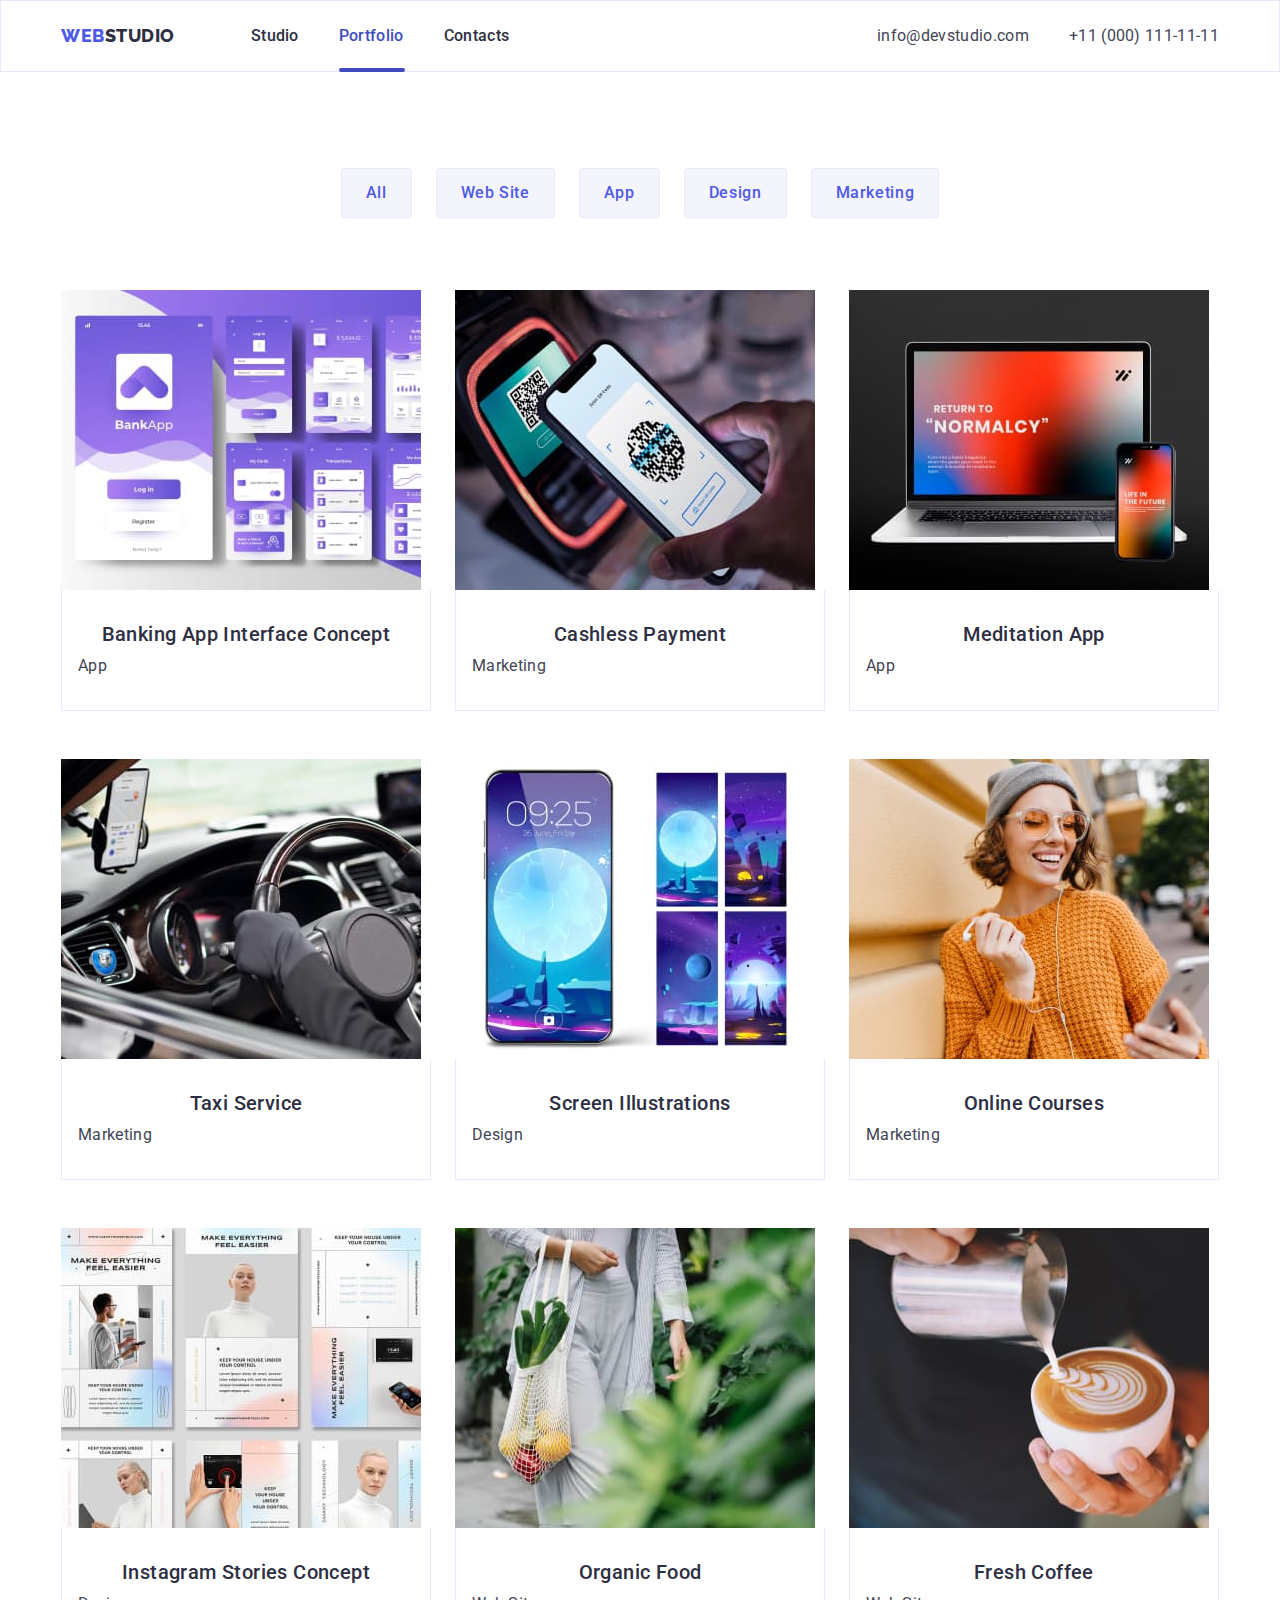
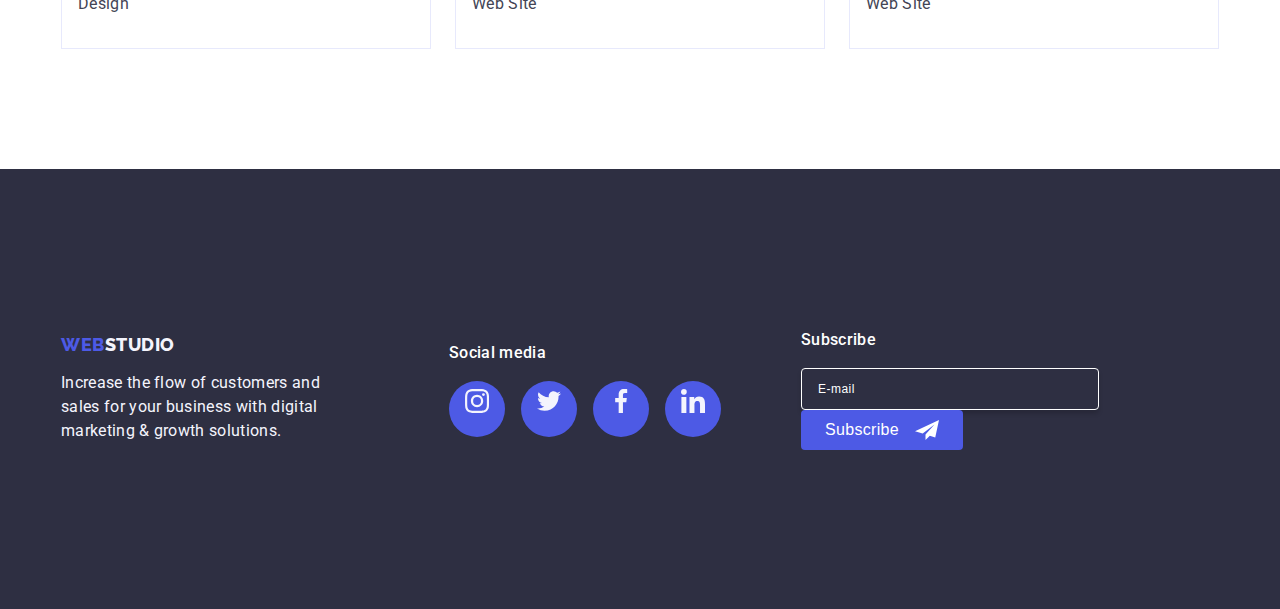
<file: portfolio.html>
<!DOCTYPE html>
<html lang="en">
  <head>
    <meta charset="UTF-8" />
    <meta name="viewport" content="width=device-width, initial-scale=1.0" />
    <title>WebStudio/Portfolio</title>
    <link
      rel="stylesheet"
      href="https://cdnjs.cloudflare.com/ajax/libs/modern-normalize/2.0.0/modern-normalize.min.css"
      integrity="sha512-4xo8blKMVCiXpTaLzQSLSw3KFOVPWhm/TRtuPVc4WG6kUgjH6J03IBuG7JZPkcWMxJ5huwaBpOpnwYElP/m6wg=="
      crossorigin="anonymous"
      referrerpolicy="no-referrer"
    />
    <link rel="stylesheet" href="./css/styles.css" />
    <link rel="preconnect" href="https://fonts.googleapis.com" />
    <link rel="preconnect" href="https://fonts.gstatic.com" crossorigin />
    <link
      href="https://fonts.googleapis.com/css2?family=Raleway:wght@800&family=Roboto:wght@400;500;700;900&display=swap"
      rel="stylesheet"
    />
  </head>
  <body>
    <header class="header">
      <div class="container top-menu">
        <nav class="navigation">
          <a class="logo top" href="./index.html"><span class="logo-web">WEB</span>STUDIO</a>
          <ul class="menu-list">
            <li class="menu-list-item">
              <a class="menu-item" href="./index.html">Studio</a>
            </li>
            <li class="menu-list-item">
              <a class="menu-item portfolio" href="./portfolio.html"
                ><span class="underline">Portfolio</span></a
              >
            </li>
            <li class="menu-list-item">
              <a class="menu-item contacts" href="#">Contacts</a>
            </li>
          </ul>
        </nav>
        <address>
          <ul class="menu-list">
            <li class="contacts-list-item">
              <a class="contacts-item" href="mailto:info@devstudio.com">info@devstudio.com</a>
            </li>
            <li class="contacts-list-item">
              <a class="contacts-item" href="tel:+11(000)111-11-11">+11 (000) 111-11-11</a>
            </li>
          </ul>
        </address>
      </div>
    </header>
    <main>
      <section class="project-list">
        <div class="container">
          <h1 class="visually-hidden">Ukryty naglowek</h1>
          <ul class="list filter btn">
            <li><button class="filter-button-item" type="button">All</button></li>
            <li><button class="filter-button-item" type="button">Web Site</button></li>
            <li><button class="filter-button-item" type="button">App</button></li>
            <li><button class="filter-button-item" type="button">Design</button></li>
            <li><button class="filter-button-item" type="button">Marketing</button></li>
          </ul>

          <ul class="photo-list-portfolio">
            <li class="photo-list-category">
              <a class="card-link" href="#">
                <div class="photo-description">
                  <img
                    class="photo"
                    src="./images/banking-app-interface-concept.jpg"
                    alt="banking app"
                    width="360"
                    height="300"
                  />
                  <div class="slide-out">
                    <p class="slide-out-description">
                      14 Stylish and User-Friendly App Design Concepts · Task Manager App · Calorie
                      Tracker App · Exotic Fruit Ecommerce App · Cloud Storage App
                    </p>
                  </div>
                </div>
                <div class="portfolio-photo">
                  <h3 class="concept">Banking App Interface Concept</h3>
                  <p class="product-category">App</p>
                </div>
              </a>
            </li>
            <li class="photo-list-category">
              <a class="card-link" href="#">
                <div class="photo-description">
                  <img
                    class="photo"
                    src="./images/cashless-payment.jpg"
                    alt="cashless payment with a smartphone"
                    width="360"
                    height="300"
                  />
                  <div class="slide-out">
                    <p class="slide-out-description">
                      14 Stylish and User-Friendly App Design Concepts · Task Manager App · Calorie
                      Tracker App · Exotic Fruit Ecommerce App · Cloud Storage App
                    </p>
                  </div>
                </div>
                <div class="portfolio-photo">
                  <h3 class="concept">Cashless Payment</h3>
                  <p class="product-category">Marketing</p>
                </div>
              </a>
            </li>

            <li class="photo-list-category">
              <a class="card-link" href="#">
                <div class="photo-description">
                  <img
                    class="photo"
                    src="./images/meditation-app.jpg"
                    alt="computer meditation application"
                    width="360"
                    height="300"
                  />
                  <div class="slide-out">
                    <p class="slide-out-description">
                      14 Stylish and User-Friendly App Design Concepts · Task Manager App · Calorie
                      Tracker App · Exotic Fruit Ecommerce App · Cloud Storage App
                    </p>
                  </div>
                </div>
                <div class="portfolio-photo">
                  <h3 class="concept">Meditation App</h3>
                  <p class="product-category">App</p>
                </div>
              </a>
            </li>

            <li class="photo-list-category">
              <a class="card-link" href="#">
                <div class="photo-description">
                  <img
                    class="photo"
                    src="./images/taxi-service.jpg"
                    alt="cab driving"
                    width="360"
                    height="300"
                  />
                  <div class="slide-out">
                    <p class="slide-out-description">
                      14 Stylish and User-Friendly App Design Concepts · Task Manager App · Calorie
                      Tracker App · Exotic Fruit Ecommerce App · Cloud Storage App
                    </p>
                  </div>
                </div>
                <div class="portfolio-photo">
                  <h3 class="concept">Taxi Service</h3>
                  <p class="product-category">Marketing</p>
                </div>
              </a>
            </li>

            <li class="photo-list-category">
              <a class="card-link" href="#">
                <div class="photo-description">
                  <img
                    class="photo"
                    src="./images/screen-illustrations.jpg"
                    alt="smartphone theme in purple"
                    width="360"
                    height="300"
                  />
                  <div class="slide-out">
                    <p class="slide-out-description">
                      14 Stylish and User-Friendly App Design Concepts · Task Manager App · Calorie
                      Tracker App · Exotic Fruit Ecommerce App · Cloud Storage App
                    </p>
                  </div>
                </div>
                <div class="portfolio-photo">
                  <h3 class="concept">Screen Illustrations</h3>
                  <p class="product-category">Design</p>
                </div>
              </a>
            </li>

            <li class="photo-list-category">
              <a class="card-link" href="#">
                <div class="photo-description">
                  <img
                    class="photo"
                    src="./images/online-courses.jpg"
                    alt="girl in yellow sweater with smartphone"
                    width="360"
                    height="300"
                  />
                  <div class="slide-out">
                    <p class="slide-out-description">
                      14 Stylish and User-Friendly App Design Concepts · Task Manager App · Calorie
                      Tracker App · Exotic Fruit Ecommerce App · Cloud Storage App
                    </p>
                  </div>
                </div>
                <div class="portfolio-photo">
                  <h3 class="concept">Online Courses</h3>
                  <p class="product-category">Marketing</p>
                </div>
              </a>
            </li>

            <li class="photo-list-category">
              <a class="card-link" href="#">
                <div class="photo-description">
                  <img
                    class="photo"
                    src="./images/instagram-stories-concept.jpg"
                    alt="instagram stories concept on smartphone"
                    width="360"
                    height="300"
                  />
                  <div class="slide-out">
                    <p class="slide-out-description">
                      14 Stylish and User-Friendly App Design Concepts · Task Manager App · Calorie
                      Tracker App · Exotic Fruit Ecommerce App · Cloud Storage App
                    </p>
                  </div>
                </div>
                <div class="portfolio-photo">
                  <h3 class="concept">Instagram Stories Concept</h3>
                  <p class="product-category">Design</p>
                </div>
              </a>
            </li>

            <li class="photo-list-category">
              <a class="card-link" href="#">
                <div class="photo-description">
                  <img
                    class="photo"
                    src="./images/organic-food.jpg"
                    alt="health food"
                    width="360"
                    height="300"
                  />
                  <div class="slide-out">
                    <p class="slide-out-description">
                      14 Stylish and User-Friendly App Design Concepts · Task Manager App · Calorie
                      Tracker App · Exotic Fruit Ecommerce App · Cloud Storage App
                    </p>
                  </div>
                </div>
                <div class="portfolio-photo">
                  <h3 class="concept">Organic Food</h3>
                  <p class="product-category">Web Site</p>
                </div>
              </a>
            </li>

            <li class="photo-list-category">
              <a class="card-link" href="#">
                <div class="photo-description">
                  <img
                    class="photo"
                    src="./images/fresh-coffee.jpg"
                    alt="fresh white coffee"
                    width="360"
                    height="300"
                  />
                  <div class="slide-out">
                    <p class="slide-out-description">
                      14 Stylish and User-Friendly App Design Concepts · Task Manager App · Calorie
                      Tracker App · Exotic Fruit Ecommerce App · Cloud Storage App
                    </p>
                  </div>
                </div>
                <div class="portfolio-photo">
                  <h3 class="concept">Fresh Coffee</h3>
                  <p class="product-category">Web Site</p>
                </div>
              </a>
            </li>
          </ul>
        </div>
      </section>
    </main>
    <footer class="foot">
      <div class="container bottom-wrapper">
        <div class="bottom-left-block">
          <a class="logo bottom" href="./index.html"><span class="logo-web">WEB</span>STUDIO</a>
          <p class="description-item-bottom">
            Increase the flow of customers and sales for your business with digital marketing &
            growth solutions.
          </p>
        </div>
        <div class="bottom-right-block">
          <p class="footer-title">Social media</p>
          <ul class="footer-media">
            <li>
              <a class="footer-icon" href="#">
                <svg class="media-footer-icon">
                  <use href="./images/icons.svg#icon-instagram"></use>
                </svg>
              </a>
            </li>
            <li>
              <a class="footer-icon" href="#">
                <svg class="media-footer-icon">
                  <use href="./images/icons.svg#icon-twitter"></use>
                </svg>
              </a>
            </li>
            <li>
              <a class="footer-icon" href="#">
                <svg class="media-footer-icon">
                  <use href="./images/icons.svg#icon-facebook"></use>
                </svg>
              </a>
            </li>
            <li>
              <a class="footer-icon" href="#">
                <svg class="media-footer-icon">
                  <use href="./images/icons.svg#icon-linkedin"></use>
                </svg>
              </a>
            </li>
          </ul>
        </div>
        <div class="form-footer">
          <form class="form-subscribe">
            <p class="footer-title">Subscribe</p>
            <label
              ><input
                class="subscribe-input"
                type="email"
                name="user-email-subscribe"
                id="user-email-subscribe"
                placeholder="E-mail"
            /></label>
            <button class="btn-subscribe" type="submit">
              Subscribe
              <svg width="24" height="24">
                <use href="./images/icons.svg#icon-subscribe"></use>
              </svg>
            </button>
          </form>
        </div>
      </div>
    </footer>
  </body>
</html>
</file>
<file: css/styles.css>
:root {
  --headings-color: #2e2f42;
  --body-text-color: #434455;
  --primary-brand-color: #4d5ae5;
  --header-title-color: #ffffff;
  --pressed-state-color: #404bbf;
  --light-mode-bg-color: #f4f4fd;
  --subtle-bg-accent-color: #e7e9fc;
  --dark-bg-color: #2e2f42b2;
  --customers-color: #8e8f99;
  --media-hover-color: #31d0aa;
  --modal-background-color: #fcfcfc;
  --tr-time: 250ms;
  --tr-timing-function: cubic-bezier(0.4, 0, 0.2, 1);
}
body {
  font-family: 'Roboto', sans-serif;
  color: var(--body-text-color);
  margin: 0;
}
* {
  margin: 0;
  padding: 0;
}
ul {
  list-style: none;
}
.header {
  outline: 1px solid var(--subtle-bg-accent-color);
  outline-offset: -1px;
}
.photo-list {
  display: flex;
  gap: 24px;
}
.photo-list-portfolio {
  display: flex;
  flex-wrap: wrap;
  column-gap: 24px;
  row-gap: 48px;
}
.photo-list-category,
.photo-list-item {
  flex-basis: calc((100% - 48px) / 3);
}
.logo {
  display: flex;
  font-family: 'Raleway', sans-serif;
  font-size: 18px;
  font-weight: 800;
  line-height: 1.16;
  letter-spacing: 0.54px;
  text-decoration: none;
}
.logo-web {
  color: var(--primary-brand-color);
}
.logo.top {
  color: var(--headings-color);
}
.bottom {
  color: var(--light-mode-bg-color);
  display: inline-block;
  margin-bottom: 16px;
}
.menu-item {
  color: var(--headings-color);
  font-size: 16px;
  font-weight: 500;
  line-height: 1.5;
  letter-spacing: 0.32px;
  text-decoration: none;
  padding: 24px 0;
}
.menu-item:hover,
.menu-item:focus {
  color: var(--pressed-state-color);
  transition: color var(--tr-time) var(--tr-timing-function);
}
.contacts-item {
  color: var(--body-text-color);
  font-style: normal;
  font-size: 16px;
  line-height: 1.5;
  letter-spacing: 0.32px;
  text-decoration: none;
}
.contacts-item:hover,
.contacts-item:focus {
  color: var(--pressed-state-color);
  transition: color var(--tr-time) var(--tr-timing-function);
}
.foot {
  max-width: 428px;
  background-color: var(--headings-color);
  padding: 100px 0;
}
.heading {
  background-color: var(--headings-color);
  background-image: linear-gradient(
      var(--dark-bg-color),
      var(--dark-bg-color)
    ),
    url('../images/people-office.jpg');
  background-position: center;
  background-repeat: no-repeat;
  background-size: cover;
  padding: 112px 0;
  max-width: 428px;
  height: 432px;
  margin: 0 auto;
}
@media (min-device-pixel-ratio: 2),
  (min-resolution: 192dpi),
  (min-resolution: 2dppx) {
  .box {
    background-image: url('../images/people-office.jpg');
  }
}
.heading-title {
  color: var(--header-title-color);
  text-align: center;
  font-size: 36px;
  font-weight: 700;
  line-height: 1.11;
  letter-spacing: 0.72px;
  max-width: 320px;
  margin: 0 auto;
  text-transform: capitalize;
}
.order-button {
  background-color: var(--primary-brand-color);
  color: var(--header-title-color);
  font-family: 'Roboto', sans-serif;
  font-size: 16px;
  font-weight: 500;
  line-height: 1.5;
  letter-spacing: 0.64px;
  border: none;
  box-shadow: 0px 4px 4px 0px rgba(0, 0, 0, 0.15);
  cursor: pointer;
  padding: 16px 32px;
  border-radius: 4px;
  display: block;
  min-width: 169px;
  height: 56px;
  margin: 72px auto 0;
}
.order-button:hover,
.order-button:focus {
  background-color: var(--pressed-state-color);
  box-shadow: 0px 4px 4px 0px rgba(0, 0, 0, 0.15);
  transition: background-color var(--tr-time)
      var(--tr-timing-function),
    box-shadow var(--tr-time) var(--tr-timing-function);
}
.filter-button-item {
  background-color: var(--light-mode-bg-color);
  color: var(--primary-brand-color);
  font-family: 'Roboto', sans-serif;
  font-size: 16px;
  font-weight: 500;
  line-height: 1.5;
  letter-spacing: 0.64px;
  cursor: pointer;
  padding: 12px 24px;
  border-radius: 4px;
  border: 1px solid var(--subtle-bg-accent-color);
}
.filter-button-item:hover,
.filter-button-item:focus {
  background-color: var(--pressed-state-color);
  color: var(--header-title-color);
  box-shadow: 0px 2px 2px 0px rgba(0, 0, 0, 0.12),
    0px 2px 1px 0px rgba(0, 0, 0, 0.08),
    0px 3px 1px 0px rgba(0, 0, 0, 0.1);
  border: 1px solid transparent;
  transition: background-color var(--tr-time)
      var(--tr-timing-function),
    color var(--tr-time) var(--tr-timing-function),
    box-shadow var(--tr-time) var(--tr-timing-function),
    border var(--tr-time) var(--tr-timing-function);
}
.team-title,
.photo-title,
.customers-title {
  color: var(--headings-color);
  text-align: center;
  font-size: 36px;
  font-weight: 700;
  line-height: 1.11;
  letter-spacing: 0.72px;
  margin-bottom: 72px;
}
.team-name,
.concept {
  color: var(--headings-color);
  font-size: 20px;
  font-weight: 500;
  line-height: 1.2;
  letter-spacing: 0.4px;
  margin-bottom: 8px;
  text-align: center;
}
.brand-description-title {
  color: var(--headings-color);
  font-size: 36px;
  font-weight: 700;
  line-height: 1.11;
  margin-bottom: 8px;
  letter-spacing: 0.72px;
  text-transform: capitalize;
  text-align: center;
}
.description-item,
.job,
.product-category {
  font-size: 16px;
  line-height: 1.5;
  letter-spacing: 0.32px;
}
.description-item {
  font-weight: 500;
}
.product-category {
  color: var(--body-text-color);
  font-size: 16px;
  line-height: 1.5;
  letter-spacing: 0.32px;
}
.description-item-bottom {
  font-size: 16px;
  line-height: 1.5;
  letter-spacing: 0.32px;
  color: var(--light-mode-bg-color);
}
.business-cards {
  background-color: var(--light-mode-bg-color);
}
.section {
  padding: 96px 0;
}
.container {
  max-width: 428px;
  margin: 0 auto;
  padding: 0 15px;
}
.top-menu {
  padding: 24px 16px;
  display: flex;
  justify-content: space-between;
  align-items: center;
}
.team {
  padding: 32px 16px;
}
.photo {
  display: block;
}
.photo-box {
  flex-basis: calc((100% - 72px) / 4);
  border-radius: 0px 0px 4px 4px;
  background: var(--header-title-color);
  box-shadow: 0px 2px 1px 0px rgba(46, 47, 66, 0.08),
    0px 1px 1px 0px rgba(46, 47, 66, 0.16),
    0px 1px 6px 0px rgba(46, 47, 66, 0.08);
}
.description {
  max-width: 356px;
}
.description-list {
  display: flex;
  flex-direction: column;
  align-items: center;
}
.navigation {
  display: flex;
  align-items: center;
}

.filter.btn {
  margin-bottom: 72px;
  display: flex;
  justify-content: center;
  gap: 24px;
}
.order.btn {
  margin-top: 48px;
}
.project-list {
  padding-top: 96px;
  padding-bottom: 120px;
}
.do-it {
  padding-bottom: 120px;
}
.portfolio-photo {
  padding: 32px 16px;
  border: 1px solid var(--subtle-bg-accent-color);
  border-top: none;
  background: var(--header-title-color);
}
.menu-list {
  gap: 40px;
}
.team-list {
  display: flex;
  justify-content: center;
  align-items: center;
  flex-direction: column;
  gap: 72px;
}
.description-item-bottom {
  width: 268px;
}
.team-name,
.job {
  text-align: center;
  margin-bottom: 8px;
}
.menu-list-item {
  padding: 24px 0;
}
.visually-hidden {
  position: absolute;
  width: 1px;
  height: 1px;
  margin: -1px;
  border: 0;
  padding: 0;

  white-space: nowrap;
  clip-path: inset(100%);
  clip: rect(0 0 0 0);
  overflow: hidden;
}
.feature-icon {
  width: 64px;
  height: 64px;
}
.feature {
  display: flex;
  background-color: var(--light-mode-bg-color);
  justify-content: center;
  align-items: center;
  border-radius: 4px;
  margin-bottom: 8px;
  height: 120px;
}
.client {
  display: flex;
  justify-content: center;
  align-items: center;
  flex-wrap: wrap;
  column-gap: 16px;
  row-gap: 72px;
}
.client-logo {
  width: 104px;
  height: 56px;
  transform: scale(1.5);
}
.customers-link {
  fill: var(--customers-color);
  display: flex;
  justify-content: center;
  align-items: center;
  width: 168px;
  height: 88px;
  border-radius: 4px;
  border: 1px solid var(--customers-color);
}
.customers-link:hover,
.customers-link:focus {
  fill: var(--pressed-state-color);
  border: 1px solid var(--pressed-state-color);
  transition: fill var(--tr-time) var(--tr-timing-function),
    border var(--tr-time) var(--tr-timing-function);
}
.footer-media {
  display: flex;
  justify-content: center;
  align-items: center;
}
.bottom-wraper {
  display: flex;
  justify-content: center;
  align-items: center;
}
.bottom-left-block {
  display: flex;
  flex-direction: column;
  align-items: center;
}
.bottom-right-block {
  padding: 72px 0 72px 0;
}
.footer-media {
  gap: 16px;
}
.btn-subscribe {
  color: var(--header-title-color);
  font-size: 16px;
  font-weight: 500;
  line-height: 1.5;
  letter-spacing: 0.32px;
  text-align: center;
}
.footer-title {
  color: var(--header-title-color);
  font-size: 16px;
  font-weight: 500;
  line-height: 1.5;
  letter-spacing: 0.32px;
  margin-bottom: 16px;
  text-align: center;
}
.btn-subscribe {
  display: inline-flex;
  max-width: 165px;
  height: 40px;
  background-color: var(--primary-brand-color);
  border-radius: 4px;
  border: none;
  padding: 8px 24px;
  gap: 16px;
  margin: 0 auto;
  cursor: pointer;
  display: flex;
  margin-top: 16px;
}
.btn-subscribe:hover,
.btn-subscribe:focus {
  background-color: var(--pressed-state-color);
  transition: background-color var(--tr-time)
    var(--tr-timing-function);
}
.subscribe-input {
  color: var(--header-title-color);
  padding: 0 16px;
  font-size: 12px;
  line-height: 2;
  letter-spacing: 0.48px;
  width: 100%;
  height: 40px;
  background-color: var(--headings-color);
  border: 1px solid var(--header-title-color);
  border-radius: 4px;
  box-shadow: 0px 4px 4px 0px rgba(0, 0, 0, 0.15);
}
.subscribe-input::placeholder {
  color: var(--header-title-color);
}
.team-media {
  display: flex;
  gap: 24px;
}
.card-link {
  display: block;
  text-decoration: none;
}
.card-link:hover,
.card-link:focus {
  box-shadow: 0px 2px 1px 0px rgba(46, 47, 66, 0.08),
    0px 1px 1px 0px rgba(46, 47, 66, 0.16),
    0px 1px 6px 0px rgba(46, 47, 66, 0.08);
  transition: box-shadow var(--tr-time)
    var(--tr-timing-function);
}
.media-team-icon {
  width: 16px;
  height: 16px;
}
.team-icon {
  display: flex;
  justify-content: center;
  padding: 12px;
  width: 40px;
  height: 40px;
  border-radius: 50%;
  background-color: var(--primary-brand-color);
}
.team-icon:hover,
.team-icon:focus {
  background-color: var(--pressed-state-color);
  transition: background-color var(--tr-time)
    var(--tr-timing-function);
}
.media-footer-icon {
  width: 24px;
  height: 24px;
}
.footer-icon:hover,
.footer-icon:focus {
  background-color: var(--media-hover-color);
  transition: background-color var(--tr-time)
    var(--tr-timing-function);
}
.footer-icon {
  display: flex;
  justify-content: center;
  padding: 8px;
  width: 40px;
  height: 40px;
  border-radius: 50%;
  background-color: var(--primary-brand-color);
}
.slide-out {
  position: absolute;
  background-color: var(--primary-brand-color);
  top: 0;
  left: 0;
  width: 100%;
  height: 100%;
  transform: translatey(100%);
  transition: transform var(--tr-time)
    var(--tr-timing-function);
}
.card-link:hover .slide-out {
  transform: translateX(0);
}
.photo-description {
  position: relative;
  overflow: hidden;
}
.slide-out-description {
  color: var(--light-mode-bg-color);
  line-height: 1.5;
  letter-spacing: 0.32px;
  padding: 40px 32px 0;
}
.underline {
  position: relative;
  display: block;
  color: var(--pressed-state-color);
}
.menu-item.studio::after {
  content: '';
  width: 48px;
  height: 4px;
  margin-top: 20px;
  position: absolute;
  border-radius: 2px;
  background-color: var(--pressed-state-color);
}
.menu-item.portfolio::after {
  content: '';
  width: 66px;
  height: 4px;
  margin-top: 20px;
  position: absolute;
  border-radius: 2px;
  background-color: var(--pressed-state-color);
}
.modal {
  position: fixed;
  inset: 0;
  background-color: hsla(0, 0%, 0%, 0.5);
  opacity: 1;
  pointer-events: all;
  visibility: visible;
  transition: opacity 250ms;
}
.popup {
  position: relative;
  max-width: 408px;
  height: 584px;
  border-radius: 4px;
  background-color: var(--modal-background-color);
  box-shadow: 0px 2px 1px 0px rgba(0, 0, 0, 0.2),
    0px 1px 3px 0px rgba(0, 0, 0, 0.12),
    0px 1px 1px 0px rgba(0, 0, 0, 0.14);
  margin: auto;
  top: 50%;
  transform: translateY(-50%);
  left: 0;
  right: 0;
  transition: scale 500ms;
}
.close {
  width: 8px;
  height: 8px;
}
.btn-close {
  position: absolute;
  width: 24px;
  height: 24px;
  border-radius: 50%;
  right: 24px;
  top: 24px;
  border: none;
  background: var(--subtle-bg-accent-color);
  border: 1px solid rgba(0, 0, 0, 0.1);
  cursor: pointer;
}
.btn-close:active {
  background: var(--pressed-state-color);
  fill: var(--header-title-color);
}
.is-hidden {
  opacity: 0;
  visibility: visible;
  pointer-events: none;
}
.is-hidden .popup {
  scale: 0;
}
.form-group {
  display: flex;
  align-items: center;
  flex-direction: column;
}
.contacts-form {
  color: var(--headings-color);
  font-weight: 500;
  line-height: 1.5;
  letter-spacing: 0.32px;
  margin-top: 72px;
  margin-bottom: 16px;
}
.label {
  position: relative;
  display: flex;
  flex-direction: column;
  color: var(--customers-color);
  font-size: 12px;
  line-height: 1.16;
  letter-spacing: 0.48px;
}
.input-contacts {
  margin-top: 4px;
  width: 360px;
  height: 40px;
  padding-left: 38px;
  border: 1px solid var(--dark-bg-color);
  border-radius: 4px;
}
.textarea {
  margin-top: 4px;
  resize: none;
  width: 360px;
  height: 120px;
  padding: 8px 16px;
}
.textarea::placeholder {
  color: var(--customers-color);
}
.input-group {
  display: flex;
  flex-direction: column;
  gap: 8px;
}
.btn-form-contacts {
  color: var(--header-title-color);
  background-color: var(--primary-brand-color);
  width: 169px;
  height: 56px;
  border-radius: 4px;
  box-shadow: 0px 4px 4px 0px rgba(0, 0, 0, 0.15);
  padding: 16px 32px;
  font-weight: 500;
  line-height: 1.5;
  letter-spacing: 0.64px;
  border: none;
  cursor: pointer;
}
.btn-form-contacts:hover,
.btn-form-contacts:focus {
  background-color: var(--pressed-state-color);
  box-shadow: 0px 4px 4px 0px rgba(0, 0, 0, 0.15);
  transition: background-color var(--tr-time)
      var(--tr-timing-function),
    box-shadow var(--tr-time) var(--tr-timing-function);
}
.icon-form {
  position: absolute;
  inset: 32px 329px 14px 19px;
}
.input-contacts:hover,
.input-contacts:focus-within,
.input-contacts:active,
.textarea:hover,
.textarea:focus-within,
.textarea:active {
  outline: none;
  border: 1px solid var(--primary-brand-color);
}
.label:focus-within,
.label:active,
.label:hover {
  fill: var(--primary-brand-color);
}
.checkbox {
  appearance: none;
}
.checkbox:checked + .fake-checkbox {
  fill: var(--light-mode-bg-color);
  background-color: var(--pressed-state-color);
  border: 1px solid var(--pressed-state-color);
}
.fake-checkbox {
  display: inline-flex;
  justify-content: center;
  align-items: center;
  width: 16px;
  height: 16px;
  fill: none;
  border: 1px solid var(--dark-bg-color);
}
.checkbox-text {
  width: 360px;
  margin-top: 16px;
  margin-bottom: 24px;
  font-size: 12px;
  line-height: 1.16;
  letter-spacing: 0.48px;
  color: var(--customers-color);
}
.privacy-policy {
  color: var(--primary-brand-color);
  line-height: 16px;
}
.checkbox {
  display: flex;
  justify-content: start;
}
.menu-hamburger {
  stroke: var(--headings-color);
}
.menu-toggle {
  border: none;
  width: 32px;
  height: 22px;
}
.menu-container {
  position: fixed;
  top: 0;
  left: 0;
  width: 100vw;
  height: 100vh;
  background-color: var(--header-title-color);
  z-index: 999;
  transform: translateX(100%);
  transition: transform 250ms ease-in-out;
  overflow: auto;
}
.menu-container.is-open {
  transform: translateX(0);
}

.btn-close-mobile {
  position: absolute;
  width: 24px;
  height: 24px;
  border-radius: 50%;
  right: 24px;
  top: 24px;
  border: none;
  background: var(--header-title-color);
  border: 1px solid rgba(0, 0, 0, 0.1);
  cursor: pointer;
}
.mobile-menu {
  position: relative;
  top: 80px;
  left: 40px;
}
.mobile-menu-page {
  display: flex;
  flex-direction: column;
  align-items: flex-start;
  gap: 40px;
}
.mobile-menu-link {
  text-decoration: none;
  color: var(--headings-color);
  font-size: 36px;
  font-weight: 700;
  line-height: 1.11;
  letter-spacing: 0.72px;
  text-transform: capitalize;
}
.mobile-menu-link.studio {
  color: var(--pressed-state-color);
}
.mobile-menu-link.studio::after {
  color: var(--pressed-state-color);
}
.mobile-menu-contacts {
  display: flex;
  flex-direction: column;
  align-items: flex-start;
  gap: 40px;
  margin-top: 284px;
}
.contacts-link-mobile.tel {
  color: var(--primary-brand-color);
  font-size: 36px;
  font-weight: 700;
  line-height: 1.11;
  letter-spacing: 0.72px;
  text-transform: capitalize;
}
.contacts-link-mobile.e-mail {
  color: var(--body-text-color);
  font-size: 20px;
  font-weight: 500;
  line-height: 1.2;
  letter-spacing: 0.4px;
}
.media-menu-mobile {
  margin-top: 48px;
  display: flex;
  gap: 56px;
}

.business-cards,
.custom,
.foot {
  position: relative;
  left: 50%;
  transform: translateX(-50%);
}
@media (max-width: 767px) {
  .menu-list,
  .menu-list-contacts {
    display: none;
  }
}
@media screen and (min-width: 768px) {
  .container {
    max-width: 768px;
    margin: 0 auto;
    padding: 0 15px;
  }
  .foot {
    max-width: 768px;
  }
  .heading {
    max-width: 768px;
    height: 436px;
  }
  .logo.top {
    margin-right: 120px;
  }
  .menu-list {
    display: flex;
  }
  .menu-list-contacts {
    display: flex;
    flex-direction: column;
    gap: 12px;
  }
  .description-list {
    display: flex;
    flex-direction: unset;
    flex-wrap: wrap;
    gap: 72px 24px;
  }
  .team-list {
    display: flex;
    flex-wrap: wrap;
    flex-direction: unset;
    row-gap: 64px;
    column-gap: 24px;
  }

  .client {
    column-gap: 24px;
    row-gap: 72px;
  }

  .wrap {
    display: flex;
    justify-content: center;
    align-items: baseline;
    gap: 24px;
  }

  .subscribe-input {
    width: 264px;
  }
  .heading-title {
    font-size: 56px;
    line-height: 1.07;
    letter-spacing: 1.12px;
    margin: 0 auto;
    max-width: 496px;
  }
  .footer-title {
    text-align: start;
  }
  .form-subscribe {
    margin-left: 108px;
  }
  .btn-subscribe {
    display: inline-flex;
    margin-left: 24px;
    margin-top: 0;
  }
  .brand-description-title {
    text-align: start;
  }
  .bottom-left-block {
    align-items: start;
  }
}
@media (min-width: 768px) {
  .menu-toggle {
    display: none;
  }
}
@media (max-width: 1199px) {
  .do-it,
  .feature {
    display: none;
  }
}
@media screen and (min-width: 1200px) {
  .container {
    max-width: 1158px;
    margin: 0 auto;
    padding: 0 15px;
  }
  .section {
    padding: 120px auto;
  }
  .foot {
    max-width: 1440px;
  }
  .heading {
    max-width: 1440px;
    height: 600px;
    padding: 188px 0;
  }
  .logo.top {
    margin-right: 76px;
  }
  .menu-list-contacts {
    display: flex;
    flex-direction: unset;
    gap: 40px;
  }
  .description {
    width: 264px;
  }
  .bottom-wrapper {
    display: flex;
    align-items: center;
  }
  .bottom-left-block {
    margin-right: 120px;
  }
  .wrap {
    gap: 0;
  }
  .form-subscribe {
    margin: 0 auto;
    margin-left: 80px;
  }
  .btn-subscribe {
    margin: 0;
  }
  .subscribe-input {
    margin-right: 21px;
  }
  .brand-description-title {
    font-size: 20px;
    font-weight: 500;
    line-height: 1.2;
    letter-spacing: 0.4px;
  }
  .description-item {
    font-size: 16px;
    font-weight: 400;
    line-height: 1.5;
    letter-spacing: 0.32px;
  }
}
</file>
